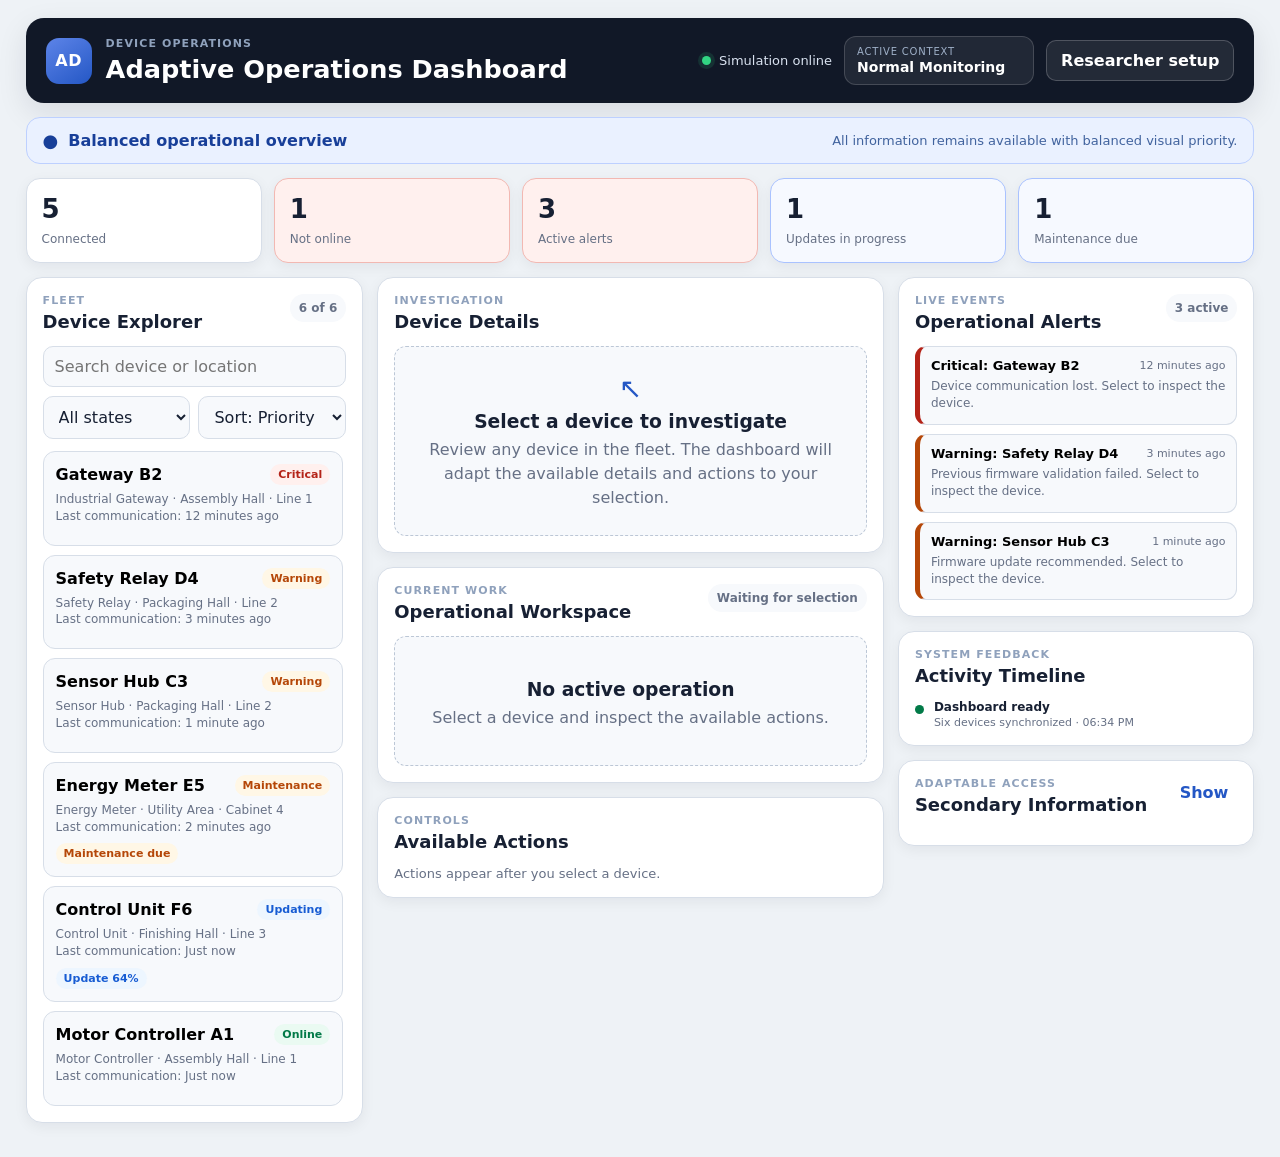
<file: index.html>
<!DOCTYPE html>
<html lang="en">
<head>
  <meta charset="UTF-8" />
  <meta name="viewport" content="width=device-width, initial-scale=1.0" />
  <title>Adaptive Device Operations Dashboard</title>
  <link rel="stylesheet" href="style.css" />
</head>
<body>
  <div class="app-shell">
    <header class="topbar">
      <div class="brand-block">
        <div class="brand-mark" aria-hidden="true">AD</div>
        <div>
          <p class="product-kicker">Device Operations</p>
          <h1>Adaptive Operations Dashboard</h1>
        </div>
      </div>

      <div class="topbar-status">
        <div class="system-status"><span class="status-dot"></span> Simulation online</div>
        <div class="context-pill">
          <span>Active context</span>
          <strong id="activeContextLabel">Normal Monitoring</strong>
        </div>
        <button class="secondary-button researcher-control" id="openScenarioPanel" type="button">
          Researcher setup
        </button>
      </div>
    </header>

    <section class="context-strip" id="contextStrip">
      <div>
        <span class="context-icon" id="contextIcon">●</span>
        <strong id="contextHeadline">Balanced operational overview</strong>
      </div>
      <p id="contextDescription">All information remains available with balanced visual priority.</p>
    </section>

    <section class="metrics-grid" id="metricsGrid" aria-label="System metrics"></section>

    <main class="workspace-grid">
      <section class="panel device-panel" id="devicePanel">
        <div class="panel-header">
          <div>
            <p class="panel-kicker">Fleet</p>
            <h2>Device Explorer</h2>
          </div>
          <span class="panel-count" id="deviceCount">0 devices</span>
        </div>

        <div class="device-toolbar">
          <label class="search-box">
            <span class="sr-only">Search devices</span>
            <input id="deviceSearch" type="search" placeholder="Search device or location" autocomplete="off" />
          </label>

          <div class="toolbar-row">
            <label>
              <span class="sr-only">Filter devices</span>
              <select id="deviceFilter">
                <option value="all">All states</option>
                <option value="critical">Critical</option>
                <option value="warning">Warning</option>
                <option value="maintenance">Maintenance</option>
                <option value="updating">Updating</option>
                <option value="normal">Normal</option>
              </select>
            </label>

            <label>
              <span class="sr-only">Sort devices</span>
              <select id="deviceSort">
                <option value="priority">Sort: Priority</option>
                <option value="name">Sort: Name</option>
                <option value="group">Sort: Location</option>
              </select>
            </label>
          </div>
        </div>

        <div class="device-list" id="deviceList"></div>
      </section>

      <section class="center-column">
        <section class="panel details-panel" id="detailsPanel">
          <div class="panel-header">
            <div>
              <p class="panel-kicker">Investigation</p>
              <h2>Device Details</h2>
            </div>
            <div id="selectedDeviceBadge"></div>
          </div>
          <div id="deviceDetails" class="empty-state">
            <div class="empty-icon" aria-hidden="true">↖</div>
            <h3>Select a device to investigate</h3>
            <p>Review any device in the fleet. The dashboard will adapt the available details and actions to your selection.</p>
          </div>
        </section>

        <section class="panel workflow-panel" id="workflowPanel">
          <div class="panel-header">
            <div>
              <p class="panel-kicker">Current work</p>
              <h2>Operational Workspace</h2>
            </div>
            <span class="workflow-state" id="workflowState">Waiting for selection</span>
          </div>
          <div id="workflowContent" class="empty-state compact">
            <h3>No active operation</h3>
            <p>Select a device and inspect the available actions.</p>
          </div>
        </section>

        <section class="panel actions-panel" id="actionsPanel">
          <div class="panel-header">
            <div>
              <p class="panel-kicker">Controls</p>
              <h2>Available Actions</h2>
            </div>
          </div>
          <div class="action-grid" id="actionControls">
            <p class="muted-message">Actions appear after you select a device.</p>
          </div>
        </section>
      </section>

      <aside class="right-column">
        <section class="panel alert-panel" id="alertPanel">
          <div class="panel-header">
            <div>
              <p class="panel-kicker">Live events</p>
              <h2>Operational Alerts</h2>
            </div>
            <span class="panel-count" id="alertCount">0 active</span>
          </div>
          <div class="alert-list" id="alertList"></div>
        </section>

        <section class="panel activity-panel">
          <div class="panel-header">
            <div>
              <p class="panel-kicker">System feedback</p>
              <h2>Activity Timeline</h2>
            </div>
          </div>
          <div class="activity-list" id="activityList"></div>
        </section>

        <section class="panel secondary-panel" id="secondaryPanel">
          <div class="panel-header">
            <div>
              <p class="panel-kicker">Adaptable access</p>
              <h2>Secondary Information</h2>
            </div>
            <button class="text-button" id="toggleSecondary" type="button">Show</button>
          </div>
          <div class="secondary-content hidden" id="secondaryContent"></div>
        </section>
      </aside>
    </main>
  </div>

  <div class="drawer-backdrop hidden researcher-control" id="drawerBackdrop"></div>
  <aside class="scenario-drawer hidden researcher-control" id="scenarioDrawer" aria-label="Researcher scenario setup">
    <div class="drawer-header">
      <div>
        <p class="panel-kicker">Researcher only</p>
        <h2>Scenario Setup</h2>
      </div>
      <button class="icon-button" id="closeScenarioPanel" type="button" aria-label="Close scenario setup">×</button>
    </div>

    <p class="drawer-intro">
      Load a scenario, then enter participant view before handing over the dashboard.
    </p>

    <div class="scenario-list">
      <button class="scenario-card active" data-scenario="normal" type="button">
        <span>0</span>
        <div><strong>Normal Monitoring</strong><small>Practice and familiarization</small></div>
      </button>
      <button class="scenario-card" data-scenario="critical" type="button">
        <span>1</span>
        <div><strong>Critical Incident</strong><small>Diagnose and restore communication</small></div>
      </button>
      <button class="scenario-card" data-scenario="firmware" type="button">
        <span>2</span>
        <div><strong>Firmware Supervision</strong><small>Monitor completion and verify result</small></div>
      </button>
      <button class="scenario-card" data-scenario="multi" type="button">
        <span>3</span>
        <div><strong>Multi-Device Prioritization</strong><small>Filter urgent states and recover overview</small></div>
      </button>
      <button class="scenario-card" data-scenario="maintenance" type="button">
        <span>4</span>
        <div><strong>Maintenance Planning</strong><small>Review requirements and plan inspection</small></div>
      </button>
    </div>

    <div class="drawer-actions">
      <button class="secondary-button" id="resetScenario" type="button">Reset current scenario</button>
      <button class="primary-button" id="enterParticipantMode" type="button">Enter participant view</button>
    </div>

    <p class="shortcut-note">Press <kbd>Ctrl</kbd> + <kbd>Shift</kbd> + <kbd>M</kbd> to restore researcher controls.</p>
  </aside>

  <div class="toast-region" id="toastRegion" aria-live="polite" aria-atomic="true"></div>

  <script src="app.js"></script>
</body>
</html>
</file>
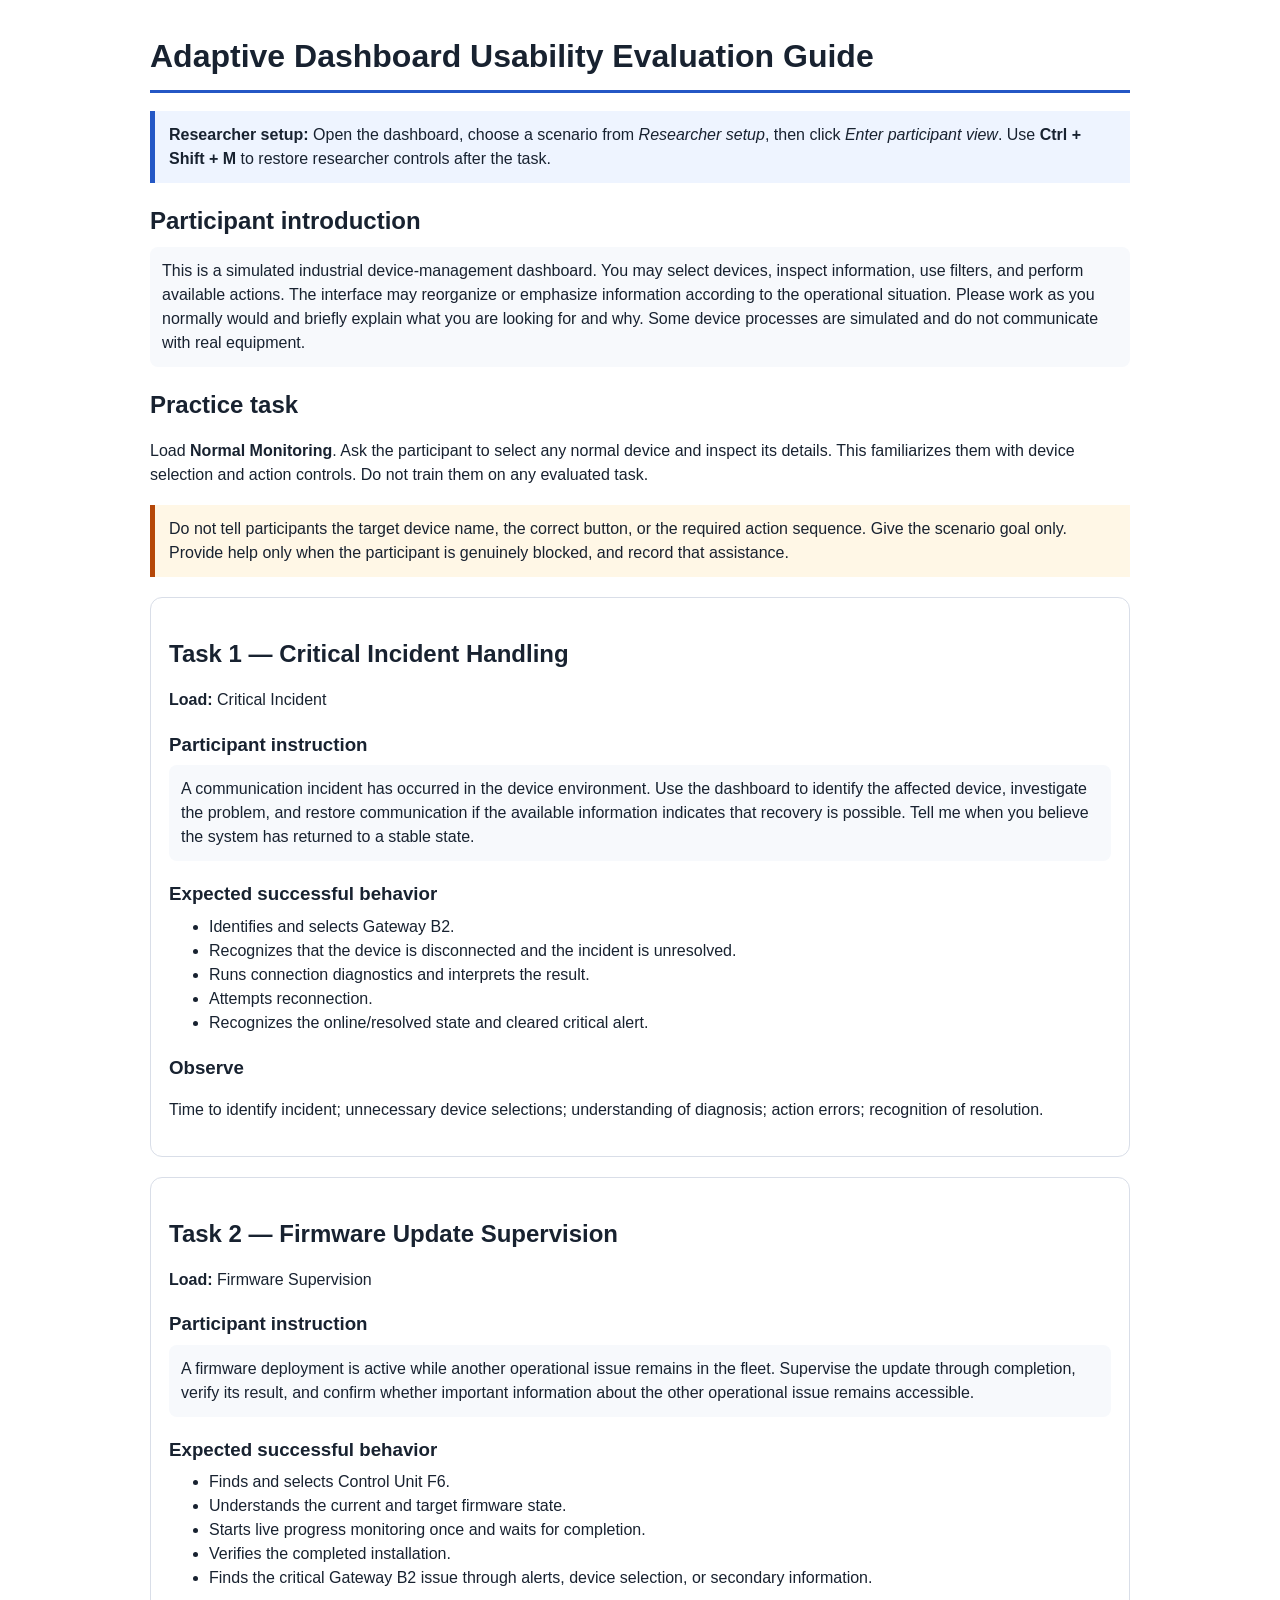
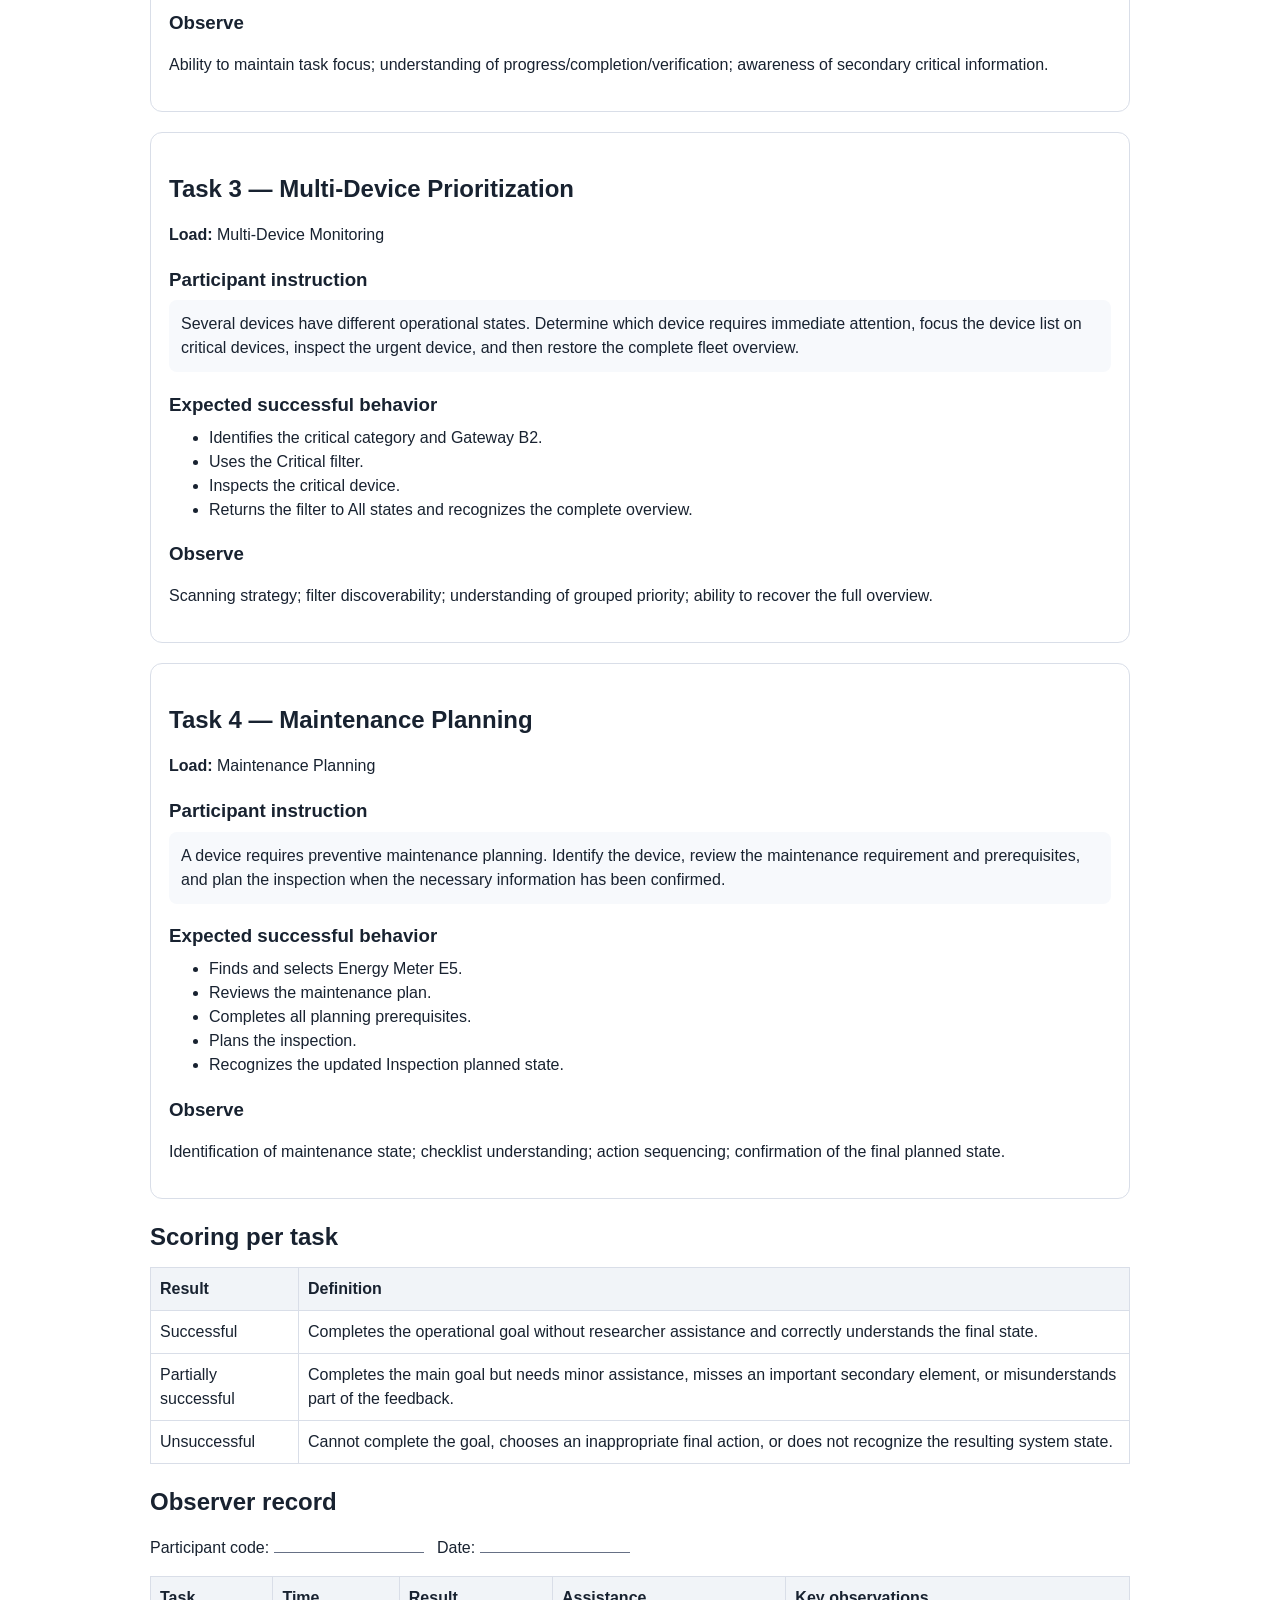
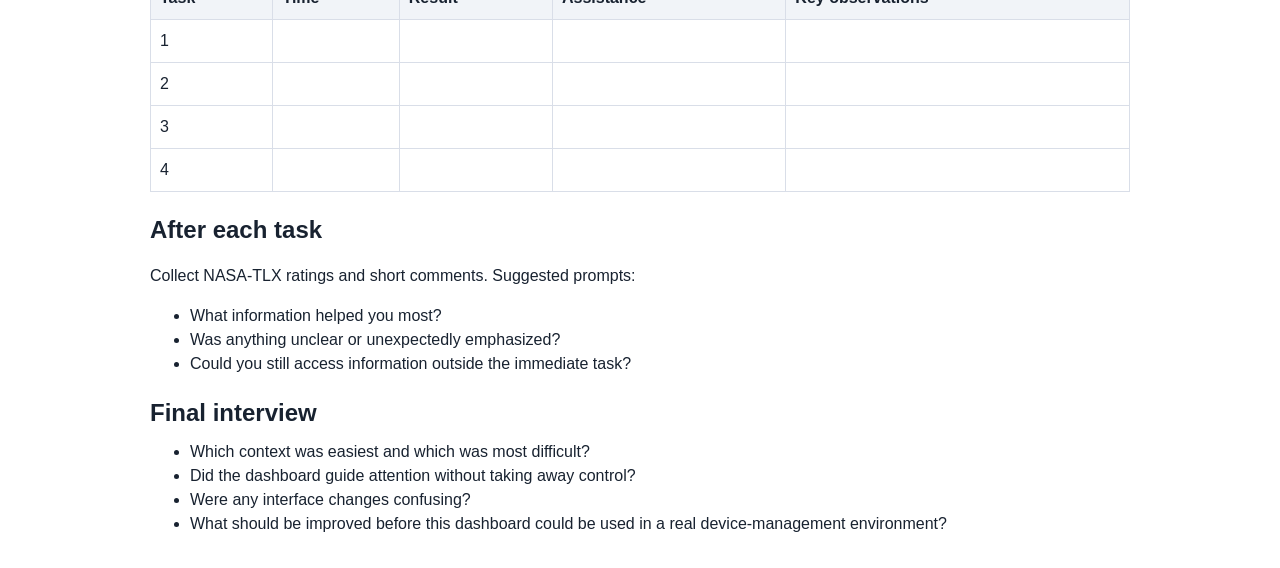
<file: evaluation-guide.html>
<!DOCTYPE html>
<html lang="en">
<head>
  <meta charset="UTF-8" />
  <meta name="viewport" content="width=device-width, initial-scale=1.0" />
  <title>Adaptive Dashboard Evaluation Guide</title>
  <style>
    body { font-family: Arial, sans-serif; color: #182230; margin: 32px auto; max-width: 980px; line-height: 1.5; }
    h1, h2, h3 { margin-bottom: .35em; }
    h1 { border-bottom: 3px solid #2457c5; padding-bottom: 10px; }
    .note { background: #eef4ff; border-left: 5px solid #2457c5; padding: 12px 14px; margin: 18px 0; }
    .warning { background: #fff7e6; border-left: 5px solid #b54708; padding: 12px 14px; margin: 18px 0; }
    .task { page-break-inside: avoid; border: 1px solid #d9dee8; border-radius: 12px; padding: 18px; margin: 20px 0; }
    .script { background: #f7f9fc; padding: 12px; border-radius: 8px; }
    table { width: 100%; border-collapse: collapse; margin: 12px 0; }
    th, td { border: 1px solid #d9dee8; padding: 9px; text-align: left; vertical-align: top; }
    th { background: #f1f4f8; }
    ul { margin-top: 6px; }
    .line { display: inline-block; min-width: 150px; border-bottom: 1px solid #667085; }
    @media print { body { margin: 12mm; } .task { break-inside: avoid; } }
  </style>
</head>
<body>
  <h1>Adaptive Dashboard Usability Evaluation Guide</h1>

  <div class="note">
    <strong>Researcher setup:</strong> Open the dashboard, choose a scenario from <em>Researcher setup</em>, then click <em>Enter participant view</em>. Use <strong>Ctrl + Shift + M</strong> to restore researcher controls after the task.
  </div>

  <h2>Participant introduction</h2>
  <div class="script">
    This is a simulated industrial device-management dashboard. You may select devices, inspect information, use filters, and perform available actions. The interface may reorganize or emphasize information according to the operational situation. Please work as you normally would and briefly explain what you are looking for and why. Some device processes are simulated and do not communicate with real equipment.
  </div>

  <h2>Practice task</h2>
  <p>Load <strong>Normal Monitoring</strong>. Ask the participant to select any normal device and inspect its details. This familiarizes them with device selection and action controls. Do not train them on any evaluated task.</p>

  <div class="warning">
    Do not tell participants the target device name, the correct button, or the required action sequence. Give the scenario goal only. Provide help only when the participant is genuinely blocked, and record that assistance.
  </div>

  <section class="task">
    <h2>Task 1 — Critical Incident Handling</h2>
    <p><strong>Load:</strong> Critical Incident</p>
    <h3>Participant instruction</h3>
    <div class="script">
      A communication incident has occurred in the device environment. Use the dashboard to identify the affected device, investigate the problem, and restore communication if the available information indicates that recovery is possible. Tell me when you believe the system has returned to a stable state.
    </div>
    <h3>Expected successful behavior</h3>
    <ul>
      <li>Identifies and selects Gateway B2.</li>
      <li>Recognizes that the device is disconnected and the incident is unresolved.</li>
      <li>Runs connection diagnostics and interprets the result.</li>
      <li>Attempts reconnection.</li>
      <li>Recognizes the online/resolved state and cleared critical alert.</li>
    </ul>
    <h3>Observe</h3>
    <p>Time to identify incident; unnecessary device selections; understanding of diagnosis; action errors; recognition of resolution.</p>
  </section>

  <section class="task">
    <h2>Task 2 — Firmware Update Supervision</h2>
    <p><strong>Load:</strong> Firmware Supervision</p>
    <h3>Participant instruction</h3>
    <div class="script">
      A firmware deployment is active while another operational issue remains in the fleet. Supervise the update through completion, verify its result, and confirm whether important information about the other operational issue remains accessible.
    </div>
    <h3>Expected successful behavior</h3>
    <ul>
      <li>Finds and selects Control Unit F6.</li>
      <li>Understands the current and target firmware state.</li>
      <li>Starts live progress monitoring once and waits for completion.</li>
      <li>Verifies the completed installation.</li>
      <li>Finds the critical Gateway B2 issue through alerts, device selection, or secondary information.</li>
    </ul>
    <h3>Observe</h3>
    <p>Ability to maintain task focus; understanding of progress/completion/verification; awareness of secondary critical information.</p>
  </section>

  <section class="task">
    <h2>Task 3 — Multi-Device Prioritization</h2>
    <p><strong>Load:</strong> Multi-Device Monitoring</p>
    <h3>Participant instruction</h3>
    <div class="script">
      Several devices have different operational states. Determine which device requires immediate attention, focus the device list on critical devices, inspect the urgent device, and then restore the complete fleet overview.
    </div>
    <h3>Expected successful behavior</h3>
    <ul>
      <li>Identifies the critical category and Gateway B2.</li>
      <li>Uses the Critical filter.</li>
      <li>Inspects the critical device.</li>
      <li>Returns the filter to All states and recognizes the complete overview.</li>
    </ul>
    <h3>Observe</h3>
    <p>Scanning strategy; filter discoverability; understanding of grouped priority; ability to recover the full overview.</p>
  </section>

  <section class="task">
    <h2>Task 4 — Maintenance Planning</h2>
    <p><strong>Load:</strong> Maintenance Planning</p>
    <h3>Participant instruction</h3>
    <div class="script">
      A device requires preventive maintenance planning. Identify the device, review the maintenance requirement and prerequisites, and plan the inspection when the necessary information has been confirmed.
    </div>
    <h3>Expected successful behavior</h3>
    <ul>
      <li>Finds and selects Energy Meter E5.</li>
      <li>Reviews the maintenance plan.</li>
      <li>Completes all planning prerequisites.</li>
      <li>Plans the inspection.</li>
      <li>Recognizes the updated Inspection planned state.</li>
    </ul>
    <h3>Observe</h3>
    <p>Identification of maintenance state; checklist understanding; action sequencing; confirmation of the final planned state.</p>
  </section>

  <h2>Scoring per task</h2>
  <table>
    <tr><th>Result</th><th>Definition</th></tr>
    <tr><td>Successful</td><td>Completes the operational goal without researcher assistance and correctly understands the final state.</td></tr>
    <tr><td>Partially successful</td><td>Completes the main goal but needs minor assistance, misses an important secondary element, or misunderstands part of the feedback.</td></tr>
    <tr><td>Unsuccessful</td><td>Cannot complete the goal, chooses an inappropriate final action, or does not recognize the resulting system state.</td></tr>
  </table>

  <h2>Observer record</h2>
  <p>Participant code: <span class="line"></span> &nbsp; Date: <span class="line"></span></p>
  <table>
    <tr><th>Task</th><th>Time</th><th>Result</th><th>Assistance</th><th>Key observations</th></tr>
    <tr><td>1</td><td></td><td></td><td></td><td></td></tr>
    <tr><td>2</td><td></td><td></td><td></td><td></td></tr>
    <tr><td>3</td><td></td><td></td><td></td><td></td></tr>
    <tr><td>4</td><td></td><td></td><td></td><td></td></tr>
  </table>

  <h2>After each task</h2>
  <p>Collect NASA-TLX ratings and short comments. Suggested prompts:</p>
  <ul>
    <li>What information helped you most?</li>
    <li>Was anything unclear or unexpectedly emphasized?</li>
    <li>Could you still access information outside the immediate task?</li>
  </ul>

  <h2>Final interview</h2>
  <ul>
    <li>Which context was easiest and which was most difficult?</li>
    <li>Did the dashboard guide attention without taking away control?</li>
    <li>Were any interface changes confusing?</li>
    <li>What should be improved before this dashboard could be used in a real device-management environment?</li>
  </ul>
</body>
</html>
</file>
<file: style.css>
:root {
  --bg: #eef2f6;
  --surface: #ffffff;
  --surface-soft: #f7f9fc;
  --surface-strong: #111827;
  --text: #172033;
  --muted: #667085;
  --border: #d7dee8;
  --border-strong: #bcc7d6;
  --primary: #2457c5;
  --primary-soft: #eaf1ff;
  --critical: #b42318;
  --critical-soft: #fff0ee;
  --warning: #b54708;
  --warning-soft: #fff7e6;
  --success: #027a48;
  --success-soft: #eafaf2;
  --info: #175cd3;
  --info-soft: #edf6ff;
  --shadow-sm: 0 4px 14px rgba(15, 23, 42, 0.06);
  --shadow-md: 0 10px 30px rgba(15, 23, 42, 0.10);
}

* { box-sizing: border-box; }

html { scroll-behavior: smooth; }

body {
  margin: 0;
  min-width: 320px;
  background: var(--bg);
  color: var(--text);
  font-family: Inter, ui-sans-serif, system-ui, -apple-system, BlinkMacSystemFont, "Segoe UI", sans-serif;
}

button, input, select { font: inherit; }
button { cursor: pointer; }
button:disabled { cursor: not-allowed; opacity: 0.56; }

.sr-only {
  position: absolute;
  width: 1px;
  height: 1px;
  padding: 0;
  margin: -1px;
  overflow: hidden;
  clip: rect(0, 0, 0, 0);
  white-space: nowrap;
  border: 0;
}

.hidden { display: none !important; }

.app-shell {
  width: min(1680px, 96vw);
  margin: 0 auto;
  padding: 18px 0 34px;
}

.topbar {
  display: flex;
  align-items: center;
  justify-content: space-between;
  gap: 24px;
  padding: 18px 20px;
  background: var(--surface-strong);
  color: #fff;
  border-radius: 18px;
  box-shadow: var(--shadow-md);
}

.brand-block,
.topbar-status,
.context-strip,
.panel-header,
.device-topline,
.alert-topline,
.activity-item,
.drawer-header,
.toolbar-row,
.action-grid,
.status-summary,
.checklist-row,
.verification-grid {
  display: flex;
  align-items: center;
}

.brand-block { gap: 14px; }
.brand-mark {
  width: 46px;
  height: 46px;
  border-radius: 13px;
  display: grid;
  place-items: center;
  background: linear-gradient(145deg, #5d84e8, #2457c5);
  font-weight: 800;
  letter-spacing: .03em;
}

.product-kicker,
.panel-kicker {
  margin: 0 0 4px;
  color: #8fa1bc;
  font-size: 11px;
  font-weight: 800;
  text-transform: uppercase;
  letter-spacing: .10em;
}

.topbar h1 {
  margin: 0;
  font-size: clamp(20px, 2vw, 28px);
}

.topbar-status { gap: 12px; flex-wrap: wrap; justify-content: flex-end; }
.system-status {
  display: inline-flex;
  align-items: center;
  gap: 8px;
  font-size: 13px;
  color: #d8e1ef;
}
.status-dot {
  width: 9px;
  height: 9px;
  border-radius: 50%;
  background: #32d583;
  box-shadow: 0 0 0 4px rgba(50, 213, 131, .13);
}

.context-pill {
  display: grid;
  gap: 2px;
  padding: 9px 12px;
  min-width: 190px;
  border: 1px solid rgba(255,255,255,.16);
  border-radius: 12px;
  background: rgba(255,255,255,.07);
}
.context-pill span { font-size: 10px; text-transform: uppercase; letter-spacing: .08em; color: #9fb0c8; }
.context-pill strong { font-size: 14px; }

.primary-button,
.secondary-button,
.text-button,
.icon-button,
.action-button {
  border: 1px solid var(--border);
  border-radius: 10px;
  font-weight: 750;
}

.primary-button,
.action-button.primary {
  background: var(--primary);
  color: #fff;
  border-color: var(--primary);
}

.secondary-button,
.action-button.secondary {
  background: var(--surface);
  color: var(--text);
}

.topbar .secondary-button {
  background: rgba(255,255,255,.08);
  color: #fff;
  border-color: rgba(255,255,255,.20);
}

.primary-button,
.secondary-button { padding: 10px 14px; }
.text-button {
  padding: 5px 8px;
  border-color: transparent;
  background: transparent;
  color: var(--primary);
}
.icon-button {
  width: 36px;
  height: 36px;
  border-radius: 50%;
  background: var(--surface-soft);
  font-size: 22px;
}

.context-strip {
  justify-content: space-between;
  gap: 16px;
  margin: 14px 0;
  padding: 12px 16px;
  border: 1px solid #bdd0ff;
  border-radius: 14px;
  background: var(--primary-soft);
  color: #183f99;
}
.context-strip > div { display: flex; align-items: center; gap: 10px; }
.context-strip p { margin: 0; color: #41639e; font-size: 13px; }
.context-icon { font-size: 18px; }

.metrics-grid {
  display: grid;
  grid-template-columns: repeat(5, minmax(120px, 1fr));
  gap: 12px;
  margin-bottom: 14px;
}

.metric-card {
  background: var(--surface);
  border: 1px solid var(--border);
  border-radius: 14px;
  padding: 15px;
  box-shadow: var(--shadow-sm);
}
.metric-card strong { display: block; font-size: 26px; margin-bottom: 4px; }
.metric-card span { color: var(--muted); font-size: 12px; }
.metric-card.emphasis { border-color: #a9c2ff; background: #f6f9ff; }
.metric-card.danger { border-color: #f2b8b2; background: var(--critical-soft); }

.workspace-grid {
  display: grid;
  grid-template-columns: minmax(310px, .9fr) minmax(470px, 1.35fr) minmax(320px, .95fr);
  gap: 14px;
  align-items: start;
}
.center-column,
.right-column { display: grid; gap: 14px; }

.panel {
  background: var(--surface);
  border: 1px solid var(--border);
  border-radius: 16px;
  padding: 16px;
  box-shadow: var(--shadow-sm);
}
.panel-header { justify-content: space-between; gap: 12px; margin-bottom: 14px; align-items: flex-start; }
.panel h2 { margin: 0; font-size: 18px; }
.panel-count,
.workflow-state {
  display: inline-flex;
  align-items: center;
  min-height: 28px;
  padding: 5px 9px;
  border-radius: 999px;
  background: var(--surface-soft);
  color: var(--muted);
  font-size: 12px;
  font-weight: 750;
}

.device-toolbar {
  display: grid;
  gap: 9px;
  margin-bottom: 12px;
}
.search-box input,
.toolbar-row select {
  width: 100%;
  border: 1px solid var(--border);
  border-radius: 10px;
  background: var(--surface-soft);
  color: var(--text);
  padding: 10px 11px;
  outline: none;
}
.search-box input:focus,
.toolbar-row select:focus { border-color: var(--primary); box-shadow: 0 0 0 3px rgba(36,87,197,.10); }
.toolbar-row { gap: 8px; }
.toolbar-row label { flex: 1; }

.device-list { display: grid; gap: 9px; max-height: 760px; overflow-y: auto; padding-right: 3px; }
.device-group-title {
  margin: 8px 0 1px;
  color: var(--muted);
  font-size: 11px;
  font-weight: 800;
  text-transform: uppercase;
  letter-spacing: .08em;
}
.device-item {
  width: 100%;
  text-align: left;
  border: 1px solid var(--border);
  border-radius: 12px;
  background: var(--surface-soft);
  padding: 12px;
  transition: transform .15s ease, border-color .15s ease, background .15s ease;
}
.device-item:hover { transform: translateY(-1px); border-color: #9fb8ef; }
.device-item.selected { border-color: var(--primary); background: var(--primary-soft); box-shadow: 0 0 0 2px rgba(36,87,197,.08); }
.device-topline { justify-content: space-between; gap: 8px; }
.device-name { font-weight: 800; }
.device-meta { margin-top: 6px; color: var(--muted); font-size: 12px; line-height: 1.4; }
.device-signals { margin-top: 8px; display: flex; flex-wrap: wrap; gap: 5px; }

.badge {
  display: inline-flex;
  align-items: center;
  gap: 5px;
  padding: 4px 8px;
  border-radius: 999px;
  font-size: 11px;
  font-weight: 800;
  white-space: nowrap;
}
.badge.critical { color: var(--critical); background: var(--critical-soft); }
.badge.warning { color: var(--warning); background: var(--warning-soft); }
.badge.success { color: var(--success); background: var(--success-soft); }
.badge.info { color: var(--info); background: var(--info-soft); }
.badge.neutral { color: #475467; background: #eef2f6; }

.empty-state {
  min-height: 190px;
  display: grid;
  align-content: center;
  justify-items: center;
  text-align: center;
  color: var(--muted);
  padding: 18px;
  border: 1px dashed var(--border-strong);
  border-radius: 12px;
  background: var(--surface-soft);
}
.empty-state.compact { min-height: 130px; }
.empty-state h3 { margin: 6px 0; color: var(--text); }
.empty-state p { margin: 0; max-width: 520px; line-height: 1.5; }
.empty-icon { font-size: 28px; color: var(--primary); }

.detail-grid { display: grid; grid-template-columns: 1fr 1fr; gap: 0 18px; }
.detail-row {
  display: grid;
  grid-template-columns: minmax(120px, .9fr) 1.1fr;
  gap: 12px;
  padding: 10px 0;
  border-bottom: 1px solid #e8edf4;
  font-size: 13px;
}
.detail-row span:first-child { color: var(--muted); }
.detail-row span:last-child { font-weight: 700; text-align: right; overflow-wrap: anywhere; }

.status-summary { justify-content: space-between; gap: 12px; padding: 12px; border-radius: 12px; background: var(--surface-soft); }
.status-summary strong { display: block; }
.status-summary p { margin: 4px 0 0; color: var(--muted); font-size: 13px; }

.action-grid { flex-wrap: wrap; gap: 9px; }
.action-button { padding: 10px 13px; background: #fff; color: var(--text); }
.action-button.danger { background: var(--critical); color: #fff; border-color: var(--critical); }
.action-button:hover:not(:disabled) { border-color: var(--primary); }
.muted-message { margin: 0; color: var(--muted); font-size: 13px; }

.workflow-content { display: grid; gap: 12px; }
.workflow-banner {
  padding: 12px;
  border-radius: 12px;
  background: var(--info-soft);
  border: 1px solid #b9ddff;
}
.workflow-banner.warning { background: var(--warning-soft); border-color: #f5d59e; }
.workflow-banner.success { background: var(--success-soft); border-color: #a9e3c4; }
.workflow-banner.critical { background: var(--critical-soft); border-color: #f0b9b3; }
.workflow-banner h3 { margin: 0 0 5px; font-size: 15px; }
.workflow-banner p { margin: 0; color: #475467; line-height: 1.45; font-size: 13px; }

.progress-track { height: 14px; border-radius: 999px; background: #e5eaf1; overflow: hidden; }
.progress-fill { height: 100%; background: linear-gradient(90deg, #2457c5, #5d84e8); transition: width .28s ease; }
.progress-labels { display: flex; justify-content: space-between; color: var(--muted); font-size: 12px; }

.log-list,
.secondary-list,
.verification-grid { display: grid; gap: 8px; }
.log-row,
.secondary-row,
.verification-item {
  padding: 10px 11px;
  border: 1px solid #e2e8f0;
  border-radius: 10px;
  background: var(--surface-soft);
  font-size: 12px;
  line-height: 1.45;
}
.log-row strong,
.secondary-row strong { display: block; margin-bottom: 3px; }

.checklist { display: grid; gap: 8px; }
.checklist-row {
  gap: 10px;
  align-items: flex-start;
  padding: 10px;
  border: 1px solid var(--border);
  border-radius: 10px;
  background: var(--surface-soft);
}
.checklist-row input { margin-top: 3px; }
.checklist-row strong { display: block; font-size: 13px; }
.checklist-row small { color: var(--muted); }

.alert-list { display: grid; gap: 9px; }
.alert-item {
  width: 100%;
  text-align: left;
  border: 1px solid var(--border);
  border-left-width: 5px;
  border-radius: 11px;
  background: var(--surface-soft);
  padding: 11px;
}
.alert-item.critical { border-left-color: var(--critical); }
.alert-item.warning { border-left-color: var(--warning); }
.alert-item.info { border-left-color: var(--info); }
.alert-item:hover { border-color: #9fb8ef; border-left-color: inherit; }
.alert-topline { justify-content: space-between; gap: 8px; margin-bottom: 5px; }
.alert-item h3 { margin: 0; font-size: 13px; }
.alert-item p { margin: 0; color: var(--muted); font-size: 12px; line-height: 1.45; }
.alert-time { font-size: 11px; color: var(--muted); white-space: nowrap; }

.activity-list { display: grid; gap: 10px; }
.activity-item { gap: 10px; align-items: flex-start; }
.activity-marker { width: 9px; height: 9px; border-radius: 50%; margin-top: 5px; background: #98a2b3; flex: 0 0 auto; }
.activity-marker.critical { background: var(--critical); }
.activity-marker.success { background: var(--success); }
.activity-marker.info { background: var(--info); }
.activity-copy { flex: 1; }
.activity-copy strong { display: block; font-size: 12px; }
.activity-copy span { display: block; color: var(--muted); font-size: 11px; margin-top: 2px; }

.secondary-content { color: var(--muted); font-size: 12px; }

body.context-critical .alert-panel,
body.context-critical .details-panel,
body.context-critical .actions-panel { border-color: #e8aaa4; }
body.context-firmware .workflow-panel,
body.context-firmware .details-panel { border-color: #9fc3f5; }
body.context-multi .device-panel { border-color: #9fc3f5; }
body.context-maintenance .details-panel,
body.context-maintenance .workflow-panel { border-color: #e7c783; }

.scenario-drawer {
  position: fixed;
  top: 0;
  right: 0;
  z-index: 50;
  width: min(430px, 92vw);
  height: 100vh;
  overflow-y: auto;
  padding: 20px;
  background: var(--surface);
  box-shadow: -12px 0 35px rgba(15,23,42,.22);
}
.drawer-backdrop {
  position: fixed;
  inset: 0;
  z-index: 40;
  background: rgba(15,23,42,.46);
}
.drawer-header { justify-content: space-between; align-items: flex-start; }
.drawer-header h2 { margin: 0; }
.drawer-intro { color: var(--muted); line-height: 1.5; }
.scenario-list { display: grid; gap: 9px; margin: 18px 0; }
.scenario-card {
  display: flex;
  align-items: center;
  gap: 12px;
  width: 100%;
  text-align: left;
  padding: 12px;
  border: 1px solid var(--border);
  border-radius: 12px;
  background: var(--surface-soft);
}
.scenario-card > span {
  width: 30px;
  height: 30px;
  display: grid;
  place-items: center;
  border-radius: 50%;
  background: #e7edf6;
  font-weight: 800;
}
.scenario-card strong { display: block; }
.scenario-card small { display: block; margin-top: 3px; color: var(--muted); }
.scenario-card.active { border-color: var(--primary); background: var(--primary-soft); }
.scenario-card.active > span { background: var(--primary); color: #fff; }
.drawer-actions { display: grid; gap: 9px; }
.shortcut-note { margin-top: 16px; color: var(--muted); font-size: 11px; }
kbd { padding: 2px 5px; border: 1px solid var(--border); border-bottom-width: 2px; border-radius: 5px; background: var(--surface-soft); }

.toast-region {
  position: fixed;
  right: 20px;
  bottom: 20px;
  z-index: 80;
  display: grid;
  gap: 8px;
  width: min(380px, calc(100vw - 40px));
}
.toast {
  padding: 12px 14px;
  border-radius: 12px;
  color: #fff;
  background: #344054;
  box-shadow: var(--shadow-md);
  animation: toast-in .2s ease;
}
.toast.success { background: #05603a; }
.toast.warning { background: #8a3b09; }
.toast.critical { background: #8f1d14; }
@keyframes toast-in { from { transform: translateY(8px); opacity: 0; } to { transform: translateY(0); opacity: 1; } }

body.participant-mode .researcher-control { display: none !important; }

@media (max-width: 1180px) {
  .workspace-grid { grid-template-columns: minmax(300px, .9fr) minmax(460px, 1.2fr); }
  .right-column { grid-column: span 2; grid-template-columns: repeat(3, 1fr); }
}

@media (max-width: 860px) {
  .topbar { align-items: flex-start; flex-direction: column; }
  .topbar-status { justify-content: flex-start; }
  .metrics-grid { grid-template-columns: repeat(2, 1fr); }
  .workspace-grid { grid-template-columns: 1fr; }
  .right-column { grid-column: auto; grid-template-columns: 1fr; }
  .detail-grid { grid-template-columns: 1fr; }
  .context-strip { align-items: flex-start; flex-direction: column; }
}

@media (max-width: 520px) {
  .app-shell { width: 94vw; }
  .metrics-grid { grid-template-columns: 1fr; }
  .toolbar-row { flex-direction: column; }
  .topbar-status { width: 100%; }
  .context-pill { width: 100%; }
}

@media (prefers-reduced-motion: reduce) {
  *, *::before, *::after { scroll-behavior: auto !important; transition: none !important; animation: none !important; }
}
</file>
